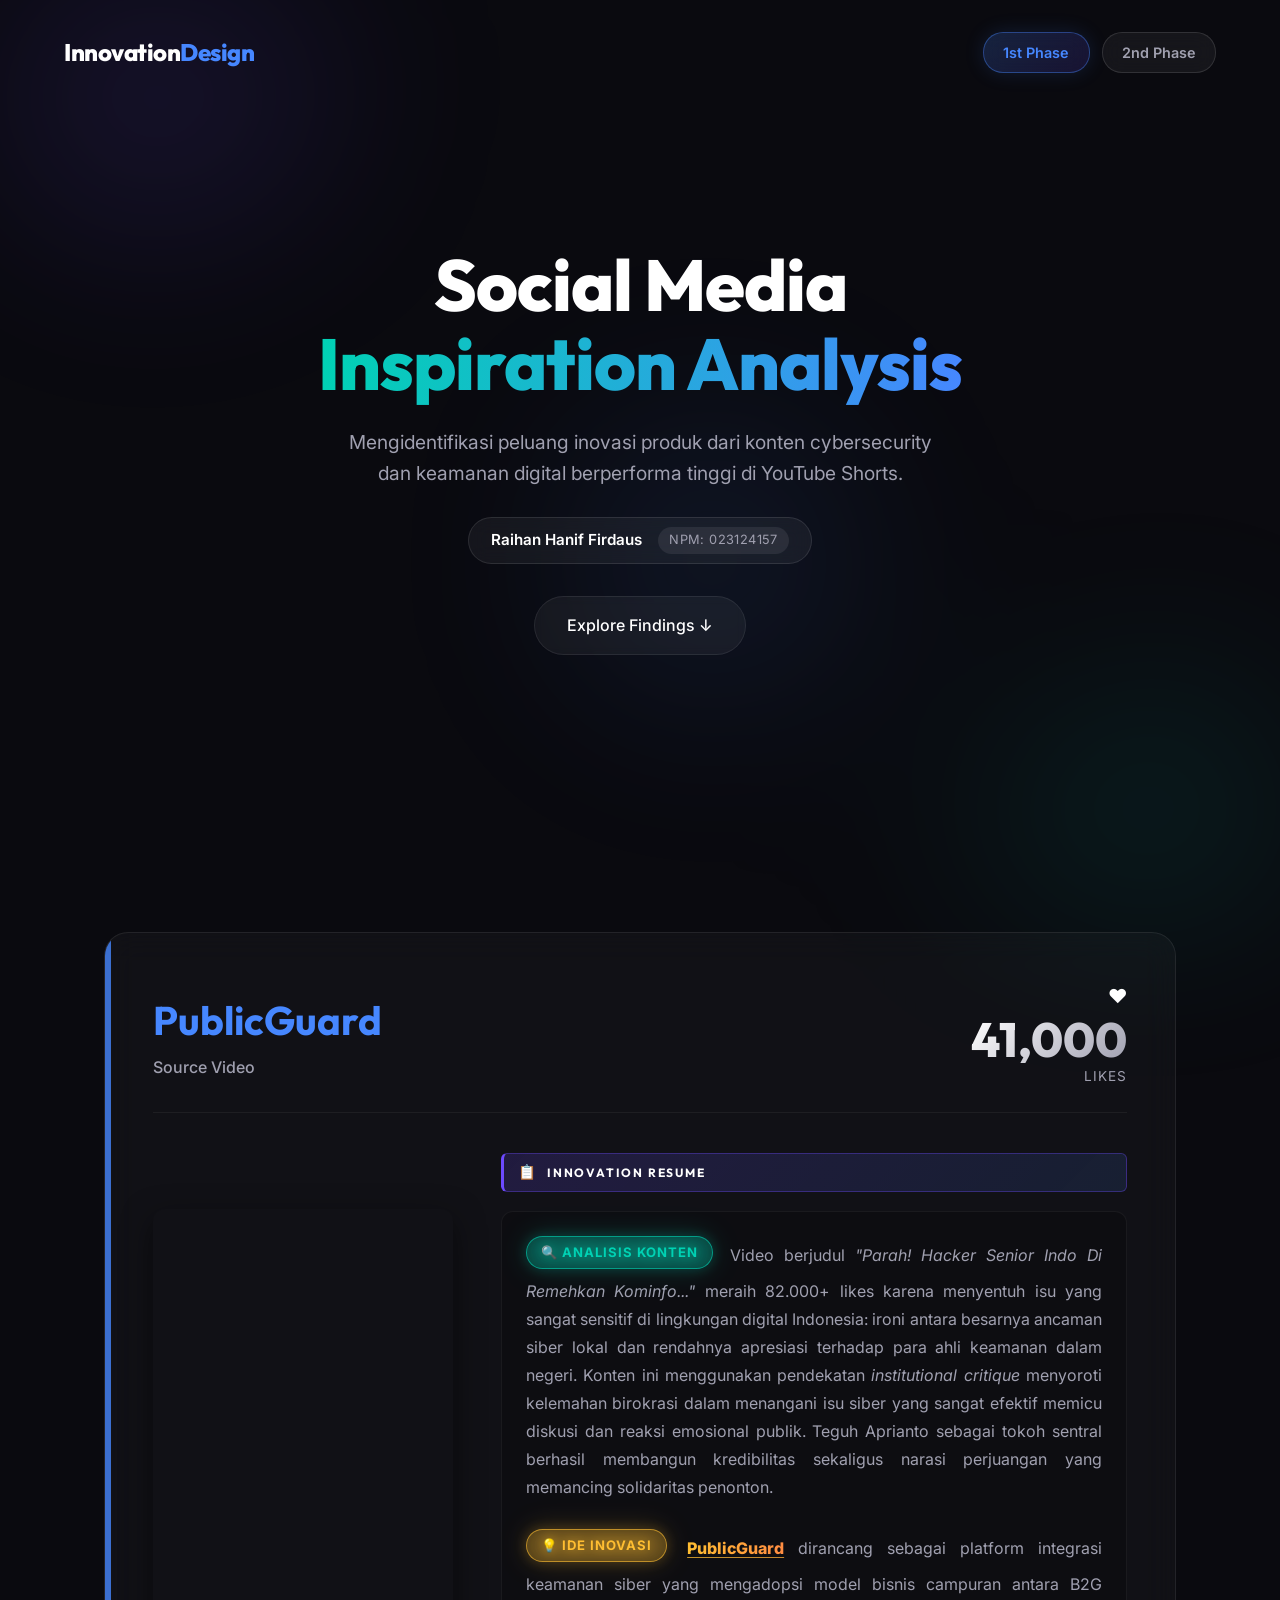
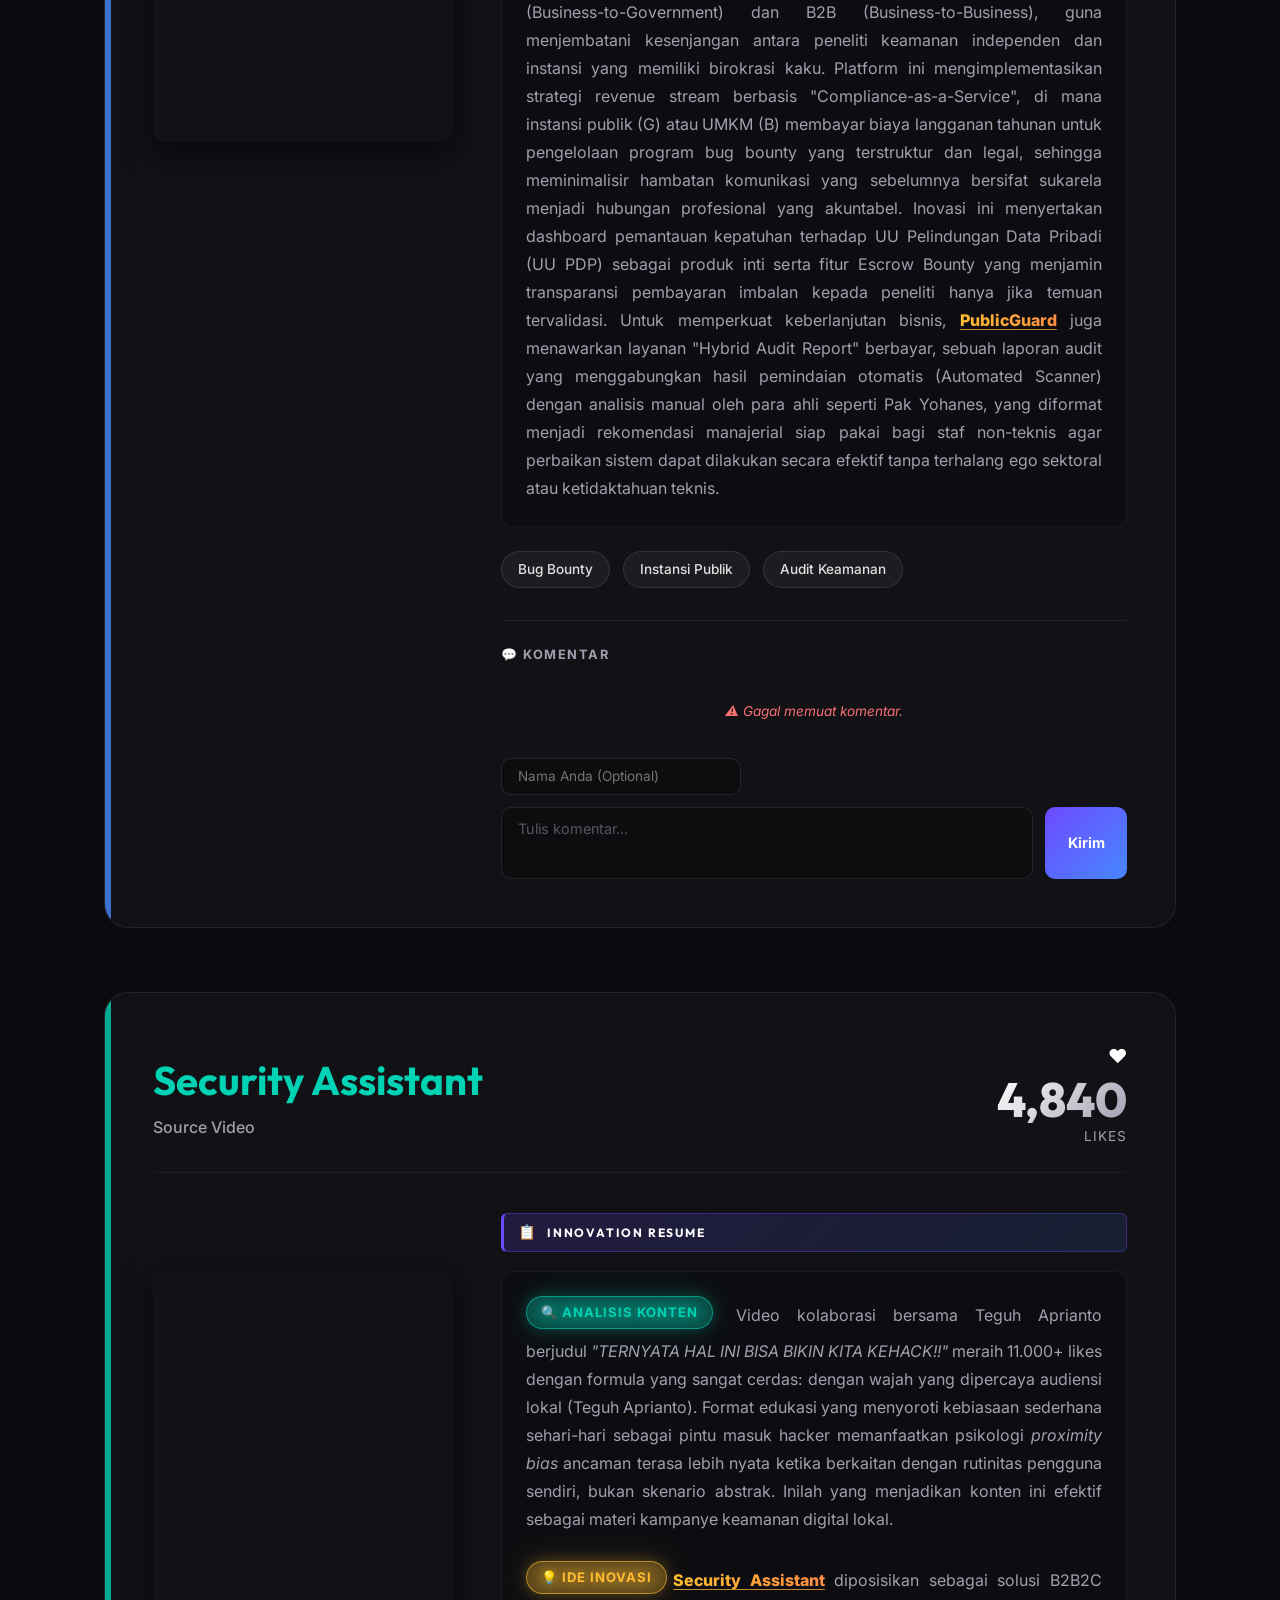
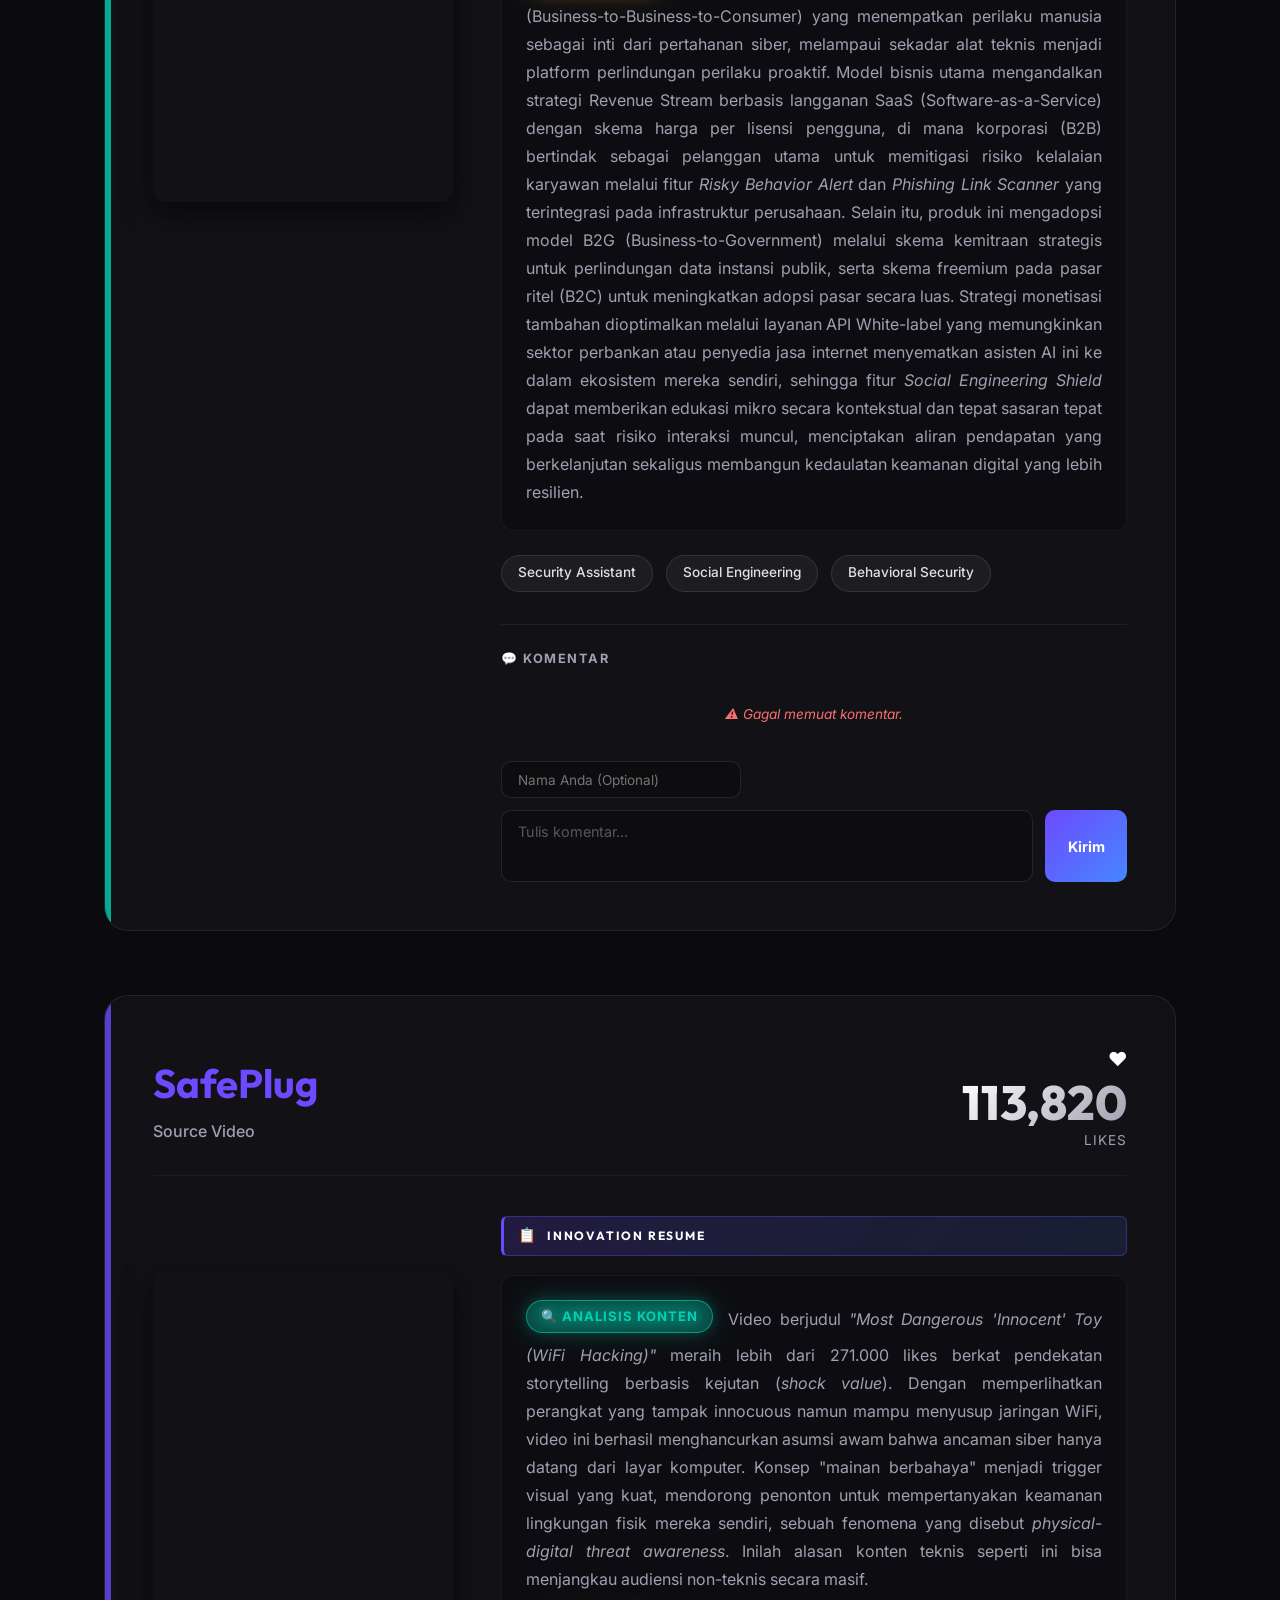
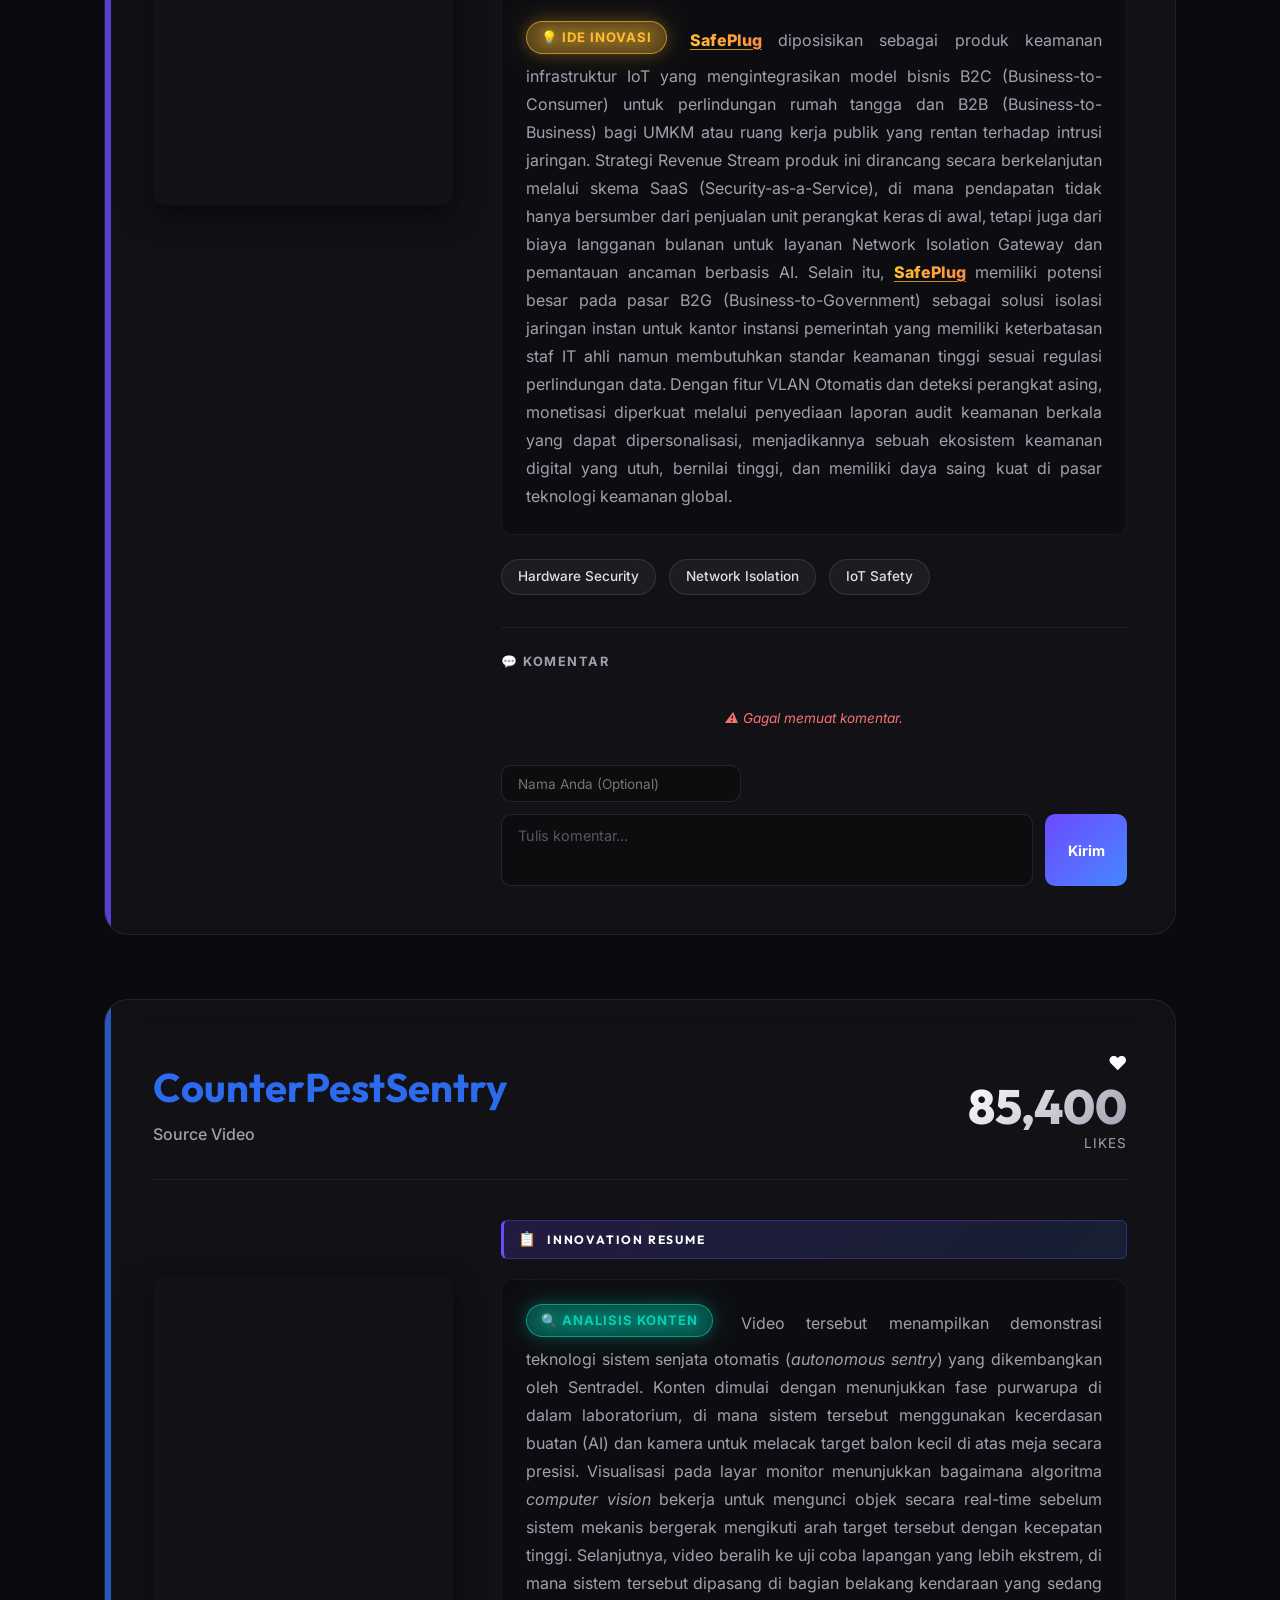
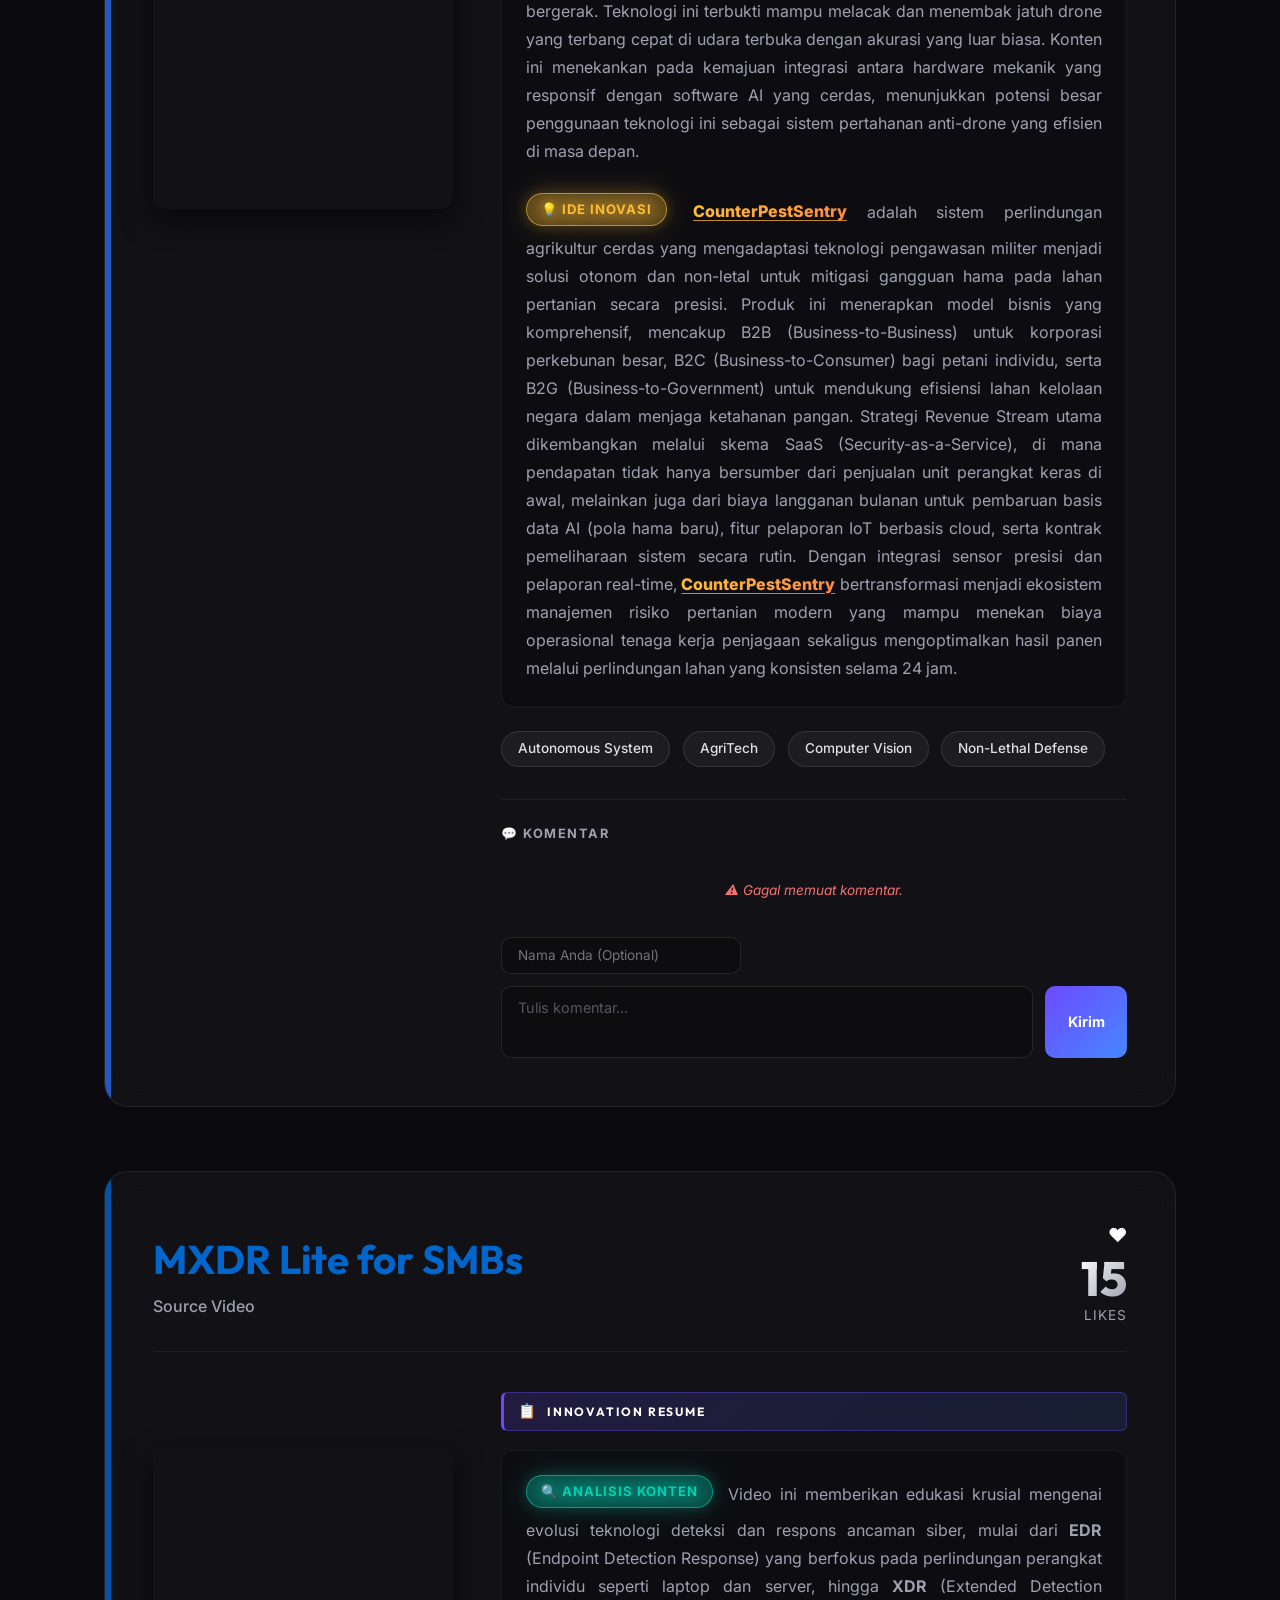
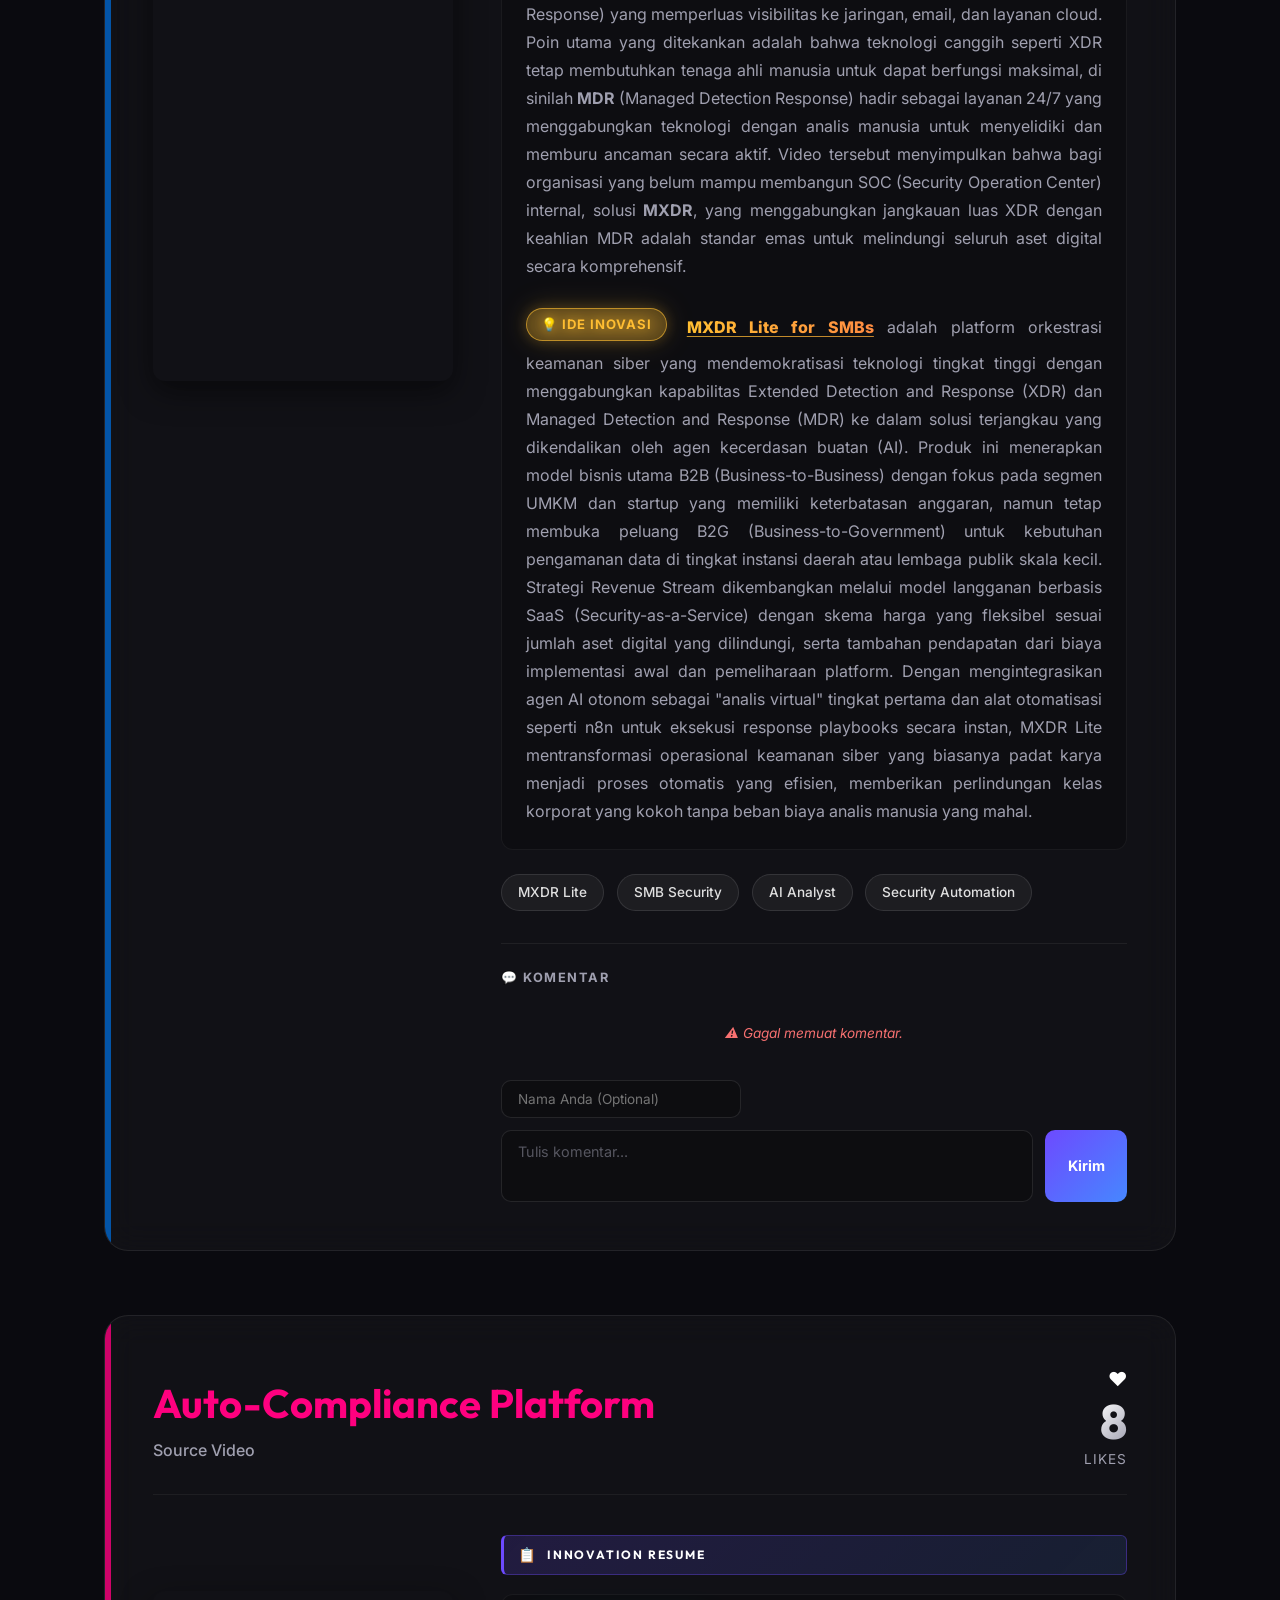
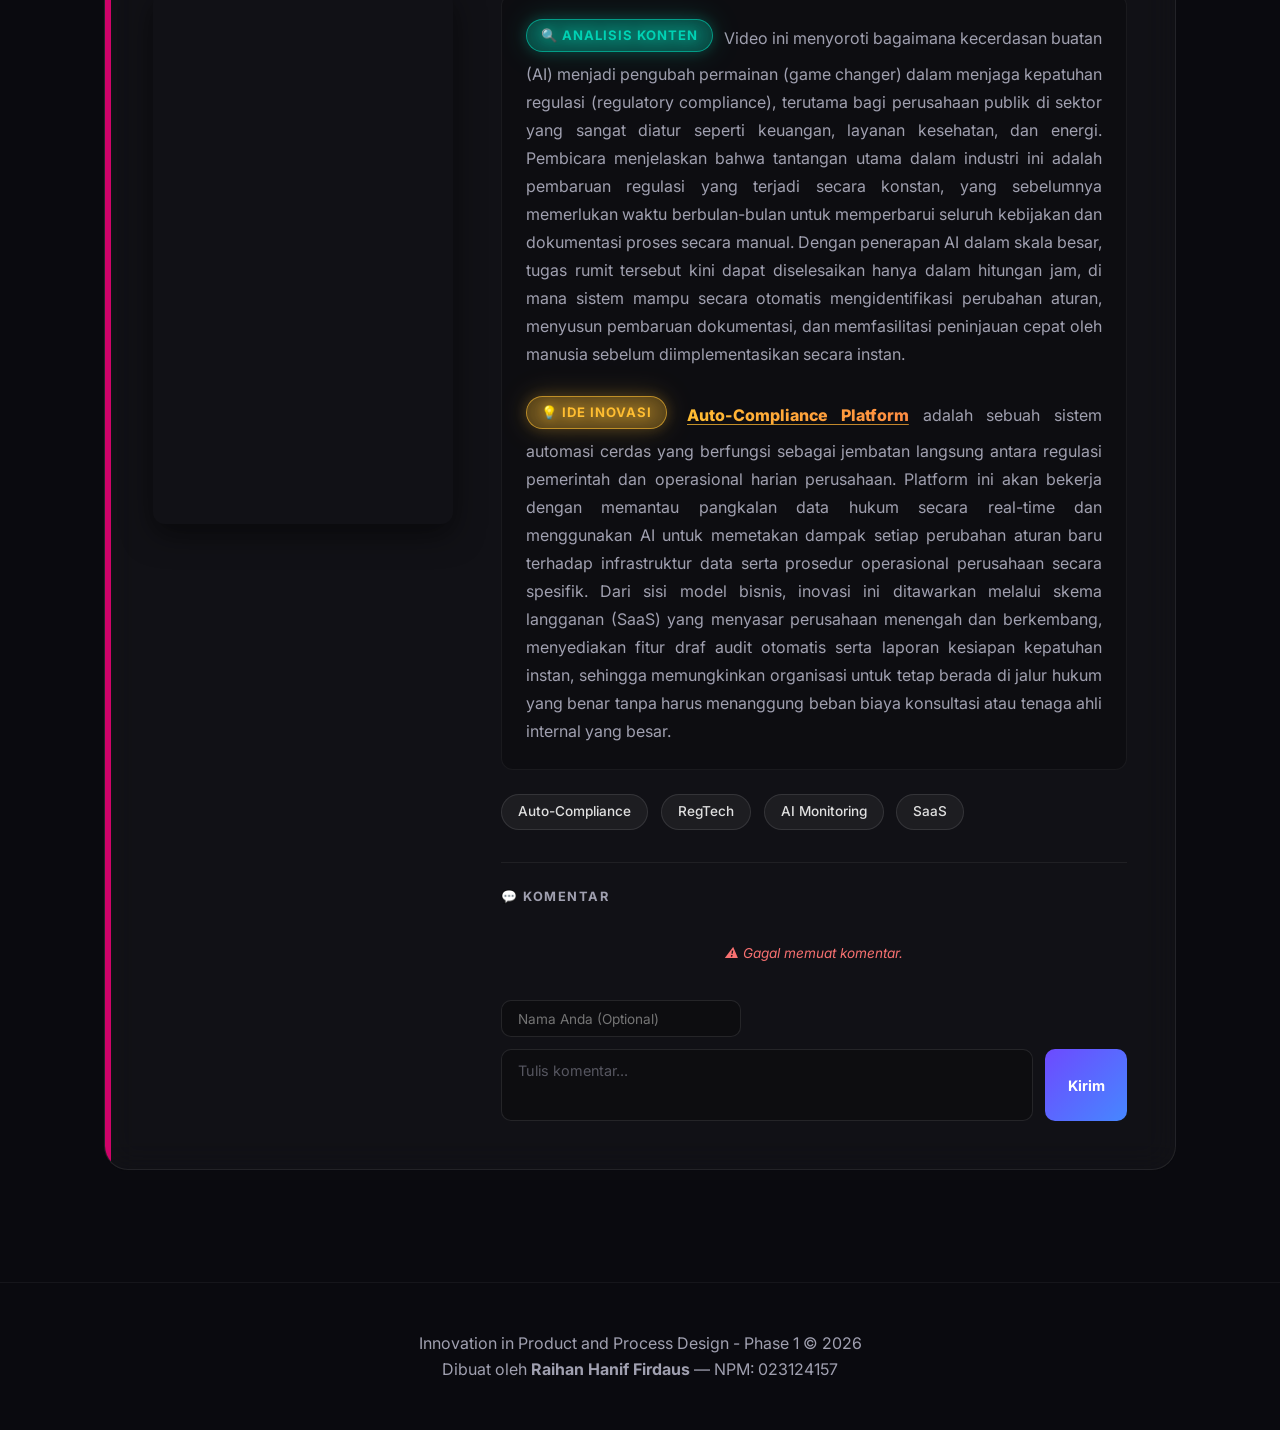
<file: index.html>
<!DOCTYPE html>
<html lang="en">

<head>
    <meta charset="UTF-8">
    <meta name="viewport" content="width=device-width, initial-scale=1.0">
    <title>Phase 1: Innovation in Product and Process Design</title>
    <link
        href="https://fonts.googleapis.com/css2?family=Outfit:wght@300;400;600;800&family=Inter:wght@400;500;700&display=swap"
        rel="stylesheet">
    <link rel="stylesheet" href="styles.css">
</head>

<body>

    <div class="background-orbs">
        <div class="orb orb-1"></div>
        <div class="orb orb-2"></div>
        <div class="orb orb-3"></div>
    </div>

    <nav class="navbar">
        <div class="logo">Innovation<span class="highlight">Design</span></div>
        <div class="nav-links">
            <div class="phase-badge active">1st Phase</div>
            <a href="./Phase_2/index.html" class="nav-link">2nd Phase</a>
        </div>
    </nav>

    <header class="hero">
        <h1 class="hero-title fade-hero delay-1">Social Media<br><span class="gradient-text">Inspiration Analysis</span>
        </h1>
        <p class="hero-subtitle fade-hero delay-2">Mengidentifikasi peluang inovasi produk dari konten cybersecurity dan
            keamanan digital
            berperforma tinggi di YouTube Shorts.</p>
        <div class="author-card fade-hero delay-3">
            <span class="author-name">Raihan Hanif Firdaus</span>
            <span class="author-npm">NPM: 023124157</span>
        </div>
        <a href="#inspirations" class="scroll-btn fade-hero delay-4">Explore Findings ↓</a>
    </header>

    <main id="inspirations" class="container">

        <!-- Card 1: Teguh Aprianto -->
        <section class="card nordvpn fade-in">
            <div class="card-content">
                <div class="brand-header">
                    <div class="brand-info">
                        <h2>PublicGuard</h2>
                        <a href="https://www.youtube.com/shorts/oF2YXNSQTHk" target="_blank"
                            class="ig-link">Source Video</a>
                    </div>
                    <div class="likes-badge">
                        <span class="icon">❤️</span>
                        <span class="count" data-target="82000">0</span>
                        <span class="label">Likes</span>
                    </div>
                </div>

                <div class="reel-container">
                    <div class="reel-embed">
                        <iframe src="https://www.youtube-nocookie.com/embed/oF2YXNSQTHk?rel=0"
                            title="Parah! Hacker Senior Indo Di Remehkan Kominfo" width="300" height="533"
                            frameborder="0"
                            allow="accelerometer; autoplay; clipboard-write; encrypted-media; gyroscope; picture-in-picture; web-share"
                            referrerpolicy="strict-origin-when-cross-origin" allowfullscreen
                            style="border-radius: 12px; box-shadow: 0 10px 30px rgba(0,0,0,0.5);"></iframe>
                    </div>
                    <div class="analysis">
                        <h3>Innovation Resume</h3>
                        <p class="editable"><span class="resume-label analisis-label">🔍 Analisis Konten</span> Video
                            berjudul <em>"Parah! Hacker Senior
                                Indo Di Remehkan Kominfo..."</em> meraih 82.000+ likes karena menyentuh isu yang sangat
                            sensitif di lingkungan digital Indonesia: ironi antara besarnya ancaman siber lokal dan
                            rendahnya apresiasi terhadap para ahli keamanan dalam negeri. Konten ini menggunakan
                            pendekatan <em>institutional critique</em> menyoroti kelemahan birokrasi dalam menangani
                            isu siber yang sangat efektif memicu diskusi dan reaksi emosional publik. Teguh Aprianto
                            sebagai tokoh sentral berhasil membangun kredibilitas sekaligus narasi perjuangan yang
                            memancing solidaritas penonton.<br><br><span class="resume-label inovasi-label">💡 Ide
                                Inovasi</span> <strong class="idea-title">PublicGuard</strong> dirancang sebagai
                            platform integrasi keamanan siber yang mengadopsi model bisnis campuran antara B2G
                            (Business-to-Government) dan B2B (Business-to-Business), guna menjembatani kesenjangan
                            antara peneliti keamanan independen dan instansi yang memiliki birokrasi kaku.
                            Platform ini mengimplementasikan strategi revenue stream berbasis
                            "Compliance-as-a-Service", di mana instansi publik (G) atau UMKM (B) membayar biaya
                            langganan tahunan untuk pengelolaan program bug bounty yang terstruktur dan legal, sehingga
                            meminimalisir hambatan komunikasi yang sebelumnya bersifat sukarela menjadi hubungan
                            profesional yang akuntabel. Inovasi ini menyertakan dashboard pemantauan kepatuhan
                            terhadap UU Pelindungan Data Pribadi (UU PDP) sebagai produk inti serta fitur Escrow Bounty
                            yang menjamin transparansi pembayaran imbalan kepada peneliti hanya jika temuan
                            tervalidasi. Untuk memperkuat keberlanjutan bisnis, <strong
                                class="idea-title">PublicGuard</strong> juga menawarkan layanan "Hybrid Audit Report"
                            berbayar, sebuah laporan audit yang menggabungkan hasil pemindaian otomatis (Automated
                            Scanner) dengan analisis manual oleh para ahli seperti Pak Yohanes, yang diformat
                            menjadi rekomendasi manajerial siap pakai bagi staf non-teknis agar perbaikan sistem dapat
                            dilakukan secara efektif tanpa terhalang ego sektoral atau ketidaktahuan teknis.
                        </p>

                        <div class="tags">
                            <span class="tag">Bug Bounty</span>
                            <span class="tag">Instansi Publik</span>
                            <span class="tag">Audit Keamanan</span>
                        </div>
                        <div class="comment-section" data-card-id="card-1">
                            <h4 class="comment-title">💬 Komentar</h4>
                            <ul class="comment-list"></ul>
                            <div class="comment-form">
                                <input type="text" class="comment-name" placeholder="Nama Anda (Optional)">
                                <div class="comment-row">
                                    <textarea class="comment-input" placeholder="Tulis komentar..."></textarea>
                                    <button class="comment-submit">Kirim</button>
                                </div>
                            </div>
                        </div>
                    </div>
                </div>
            </div>
        </section>

        <!-- Card 2: Risyad and Son -->
        <section class="card surfshark fade-in">
            <div class="card-content">
                <div class="brand-header">
                    <div class="brand-info">
                        <h2>Security Assistant</h2>
                        <a href="https://www.youtube.com/shorts/PuPCKQkL_60?embeds_referring_euri=http%3A%2F%2Flocalhost%3A8000%2F"
                            target="_blank" class="ig-link">Source Video</a>
                    </div>
                    <div class="likes-badge">
                        <span class="icon">❤️</span>
                        <span class="count" data-target="11000">0</span>
                        <span class="label">Likes</span>
                    </div>
                </div>

                <div class="reel-container">
                    <div class="reel-embed">
                        <iframe src="https://www.youtube-nocookie.com/embed/PuPCKQkL_60?rel=0"
                            title="TERNYATA HAL INI BISA BIKIN KITA KEHACK!! FT. TEGUH APRIANTO" width="300"
                            height="533" frameborder="0"
                            allow="accelerometer; autoplay; clipboard-write; encrypted-media; gyroscope; picture-in-picture; web-share"
                            referrerpolicy="strict-origin-when-cross-origin" allowfullscreen
                            style="border-radius: 12px; box-shadow: 0 10px 30px rgba(0,0,0,0.5);"></iframe>
                    </div>
                    <div class="analysis">
                        <h3>Innovation Resume</h3>
                        <p class="editable"><span class="resume-label analisis-label">🔍 Analisis Konten</span> Video
                            kolaborasi bersama Teguh
                            Aprianto berjudul <em>"TERNYATA HAL INI BISA BIKIN KITA KEHACK!!"</em> meraih 11.000+ likes
                            dengan formula yang sangat cerdas: dengan wajah yang dipercaya audiensi lokal (Teguh
                            Aprianto). Format edukasi yang menyoroti
                            kebiasaan sederhana sehari-hari sebagai pintu masuk hacker memanfaatkan psikologi
                            <em>proximity bias</em> ancaman terasa lebih nyata ketika berkaitan dengan rutinitas
                            pengguna sendiri, bukan skenario abstrak. Inilah yang menjadikan konten ini efektif sebagai
                            materi kampanye keamanan digital lokal.<br><br><span class="resume-label inovasi-label">💡
                                Ide Inovasi</span><strong class="idea-title">Security Assistant</strong> diposisikan
                            sebagai solusi B2B2C (Business-to-Business-to-Consumer) yang menempatkan perilaku manusia
                            sebagai inti dari pertahanan siber, melampaui sekadar alat teknis menjadi platform
                            perlindungan perilaku proaktif. Model bisnis utama mengandalkan strategi Revenue Stream
                            berbasis langganan SaaS (Software-as-a-Service) dengan skema harga per lisensi pengguna, di
                            mana korporasi (B2B) bertindak sebagai pelanggan utama untuk memitigasi risiko kelalaian
                            karyawan melalui fitur <em>Risky Behavior Alert</em> dan <em>Phishing Link Scanner</em> yang
                            terintegrasi pada infrastruktur perusahaan. Selain itu, produk ini mengadopsi model B2G
                            (Business-to-Government) melalui skema kemitraan strategis untuk perlindungan data instansi
                            publik, serta skema freemium pada pasar ritel (B2C) untuk meningkatkan adopsi pasar secara
                            luas. Strategi monetisasi tambahan dioptimalkan melalui layanan API White-label yang
                            memungkinkan sektor perbankan atau penyedia jasa internet menyematkan asisten AI ini ke
                            dalam ekosistem mereka sendiri, sehingga fitur <em>Social Engineering Shield</em> dapat
                            memberikan edukasi mikro secara kontekstual dan tepat sasaran tepat pada saat risiko
                            interaksi muncul, menciptakan aliran pendapatan yang berkelanjutan sekaligus membangun
                            kedaulatan keamanan digital yang lebih resilien.
                        </p>

                        <div class="tags">
                            <span class="tag">Security Assistant</span>
                            <span class="tag">Social Engineering</span>
                            <span class="tag">Behavioral Security</span>
                        </div>
                        <div class="comment-section" data-card-id="card-2">
                            <h4 class="comment-title">💬 Komentar</h4>
                            <ul class="comment-list"></ul>
                            <div class="comment-form">
                                <input type="text" class="comment-name" placeholder="Nama Anda (Optional)">
                                <div class="comment-row">
                                    <textarea class="comment-input" placeholder="Tulis komentar..."></textarea>
                                    <button class="comment-submit">Kirim</button>
                                </div>
                            </div>
                        </div>
                    </div>
                </div>
            </div>
        </section>

        <!-- Card 3: WiFi Hacking -->
        <section class="card proton fade-in">
            <div class="card-content">
                <div class="brand-header">
                    <div class="brand-info">
                        <h2>SafePlug</h2>
                        <a href="https://www.youtube.com/shorts/X44aqwgE_PE" target="_blank"
                            class="ig-link">Source Video</a>
                    </div>
                    <div class="likes-badge">
                        <span class="icon">❤️</span>
                        <span class="count" data-target="271000">0</span>
                        <span class="label">Likes</span>
                    </div>
                </div>

                <div class="reel-container">
                    <div class="reel-embed">
                        <iframe src="https://www.youtube-nocookie.com/embed/X44aqwgE_PE?rel=0"
                            title="Most Dangerous Innocent Toy WiFi Hacking" width="300" height="533" frameborder="0"
                            allow="accelerometer; autoplay; clipboard-write; encrypted-media; gyroscope; picture-in-picture; web-share"
                            referrerpolicy="strict-origin-when-cross-origin" allowfullscreen
                            style="border-radius: 12px; box-shadow: 0 10px 30px rgba(0,0,0,0.5);"></iframe>
                    </div>
                    <div class="analysis">
                        <h3>Innovation Resume</h3>
                        <p class="editable"><span class="resume-label analisis-label">🔍 Analisis Konten</span> Video
                            berjudul <em>"Most Dangerous
                                'Innocent' Toy (WiFi Hacking)"</em> meraih lebih dari 271.000 likes berkat pendekatan
                            storytelling berbasis kejutan (<em>shock value</em>). Dengan memperlihatkan perangkat yang
                            tampak innocuous namun mampu menyusup jaringan WiFi, video ini berhasil menghancurkan asumsi
                            awam bahwa ancaman siber hanya datang dari layar komputer. Konsep "mainan berbahaya" menjadi
                            trigger visual yang kuat, mendorong penonton untuk mempertanyakan keamanan lingkungan fisik
                            mereka sendiri, sebuah fenomena yang disebut <em>physical-digital threat awareness</em>.
                            Inilah alasan konten teknis seperti ini bisa menjangkau audiensi non-teknis secara
                            masif.<br><br><span class="resume-label inovasi-label">💡 Ide Inovasi</span> <strong
                                class="idea-title">SafePlug</strong> diposisikan sebagai produk keamanan infrastruktur
                            IoT yang mengintegrasikan model bisnis B2C (Business-to-Consumer) untuk perlindungan rumah
                            tangga dan B2B (Business-to-Business) bagi UMKM atau ruang kerja publik yang rentan terhadap
                            intrusi jaringan. Strategi Revenue Stream produk ini dirancang secara berkelanjutan melalui
                            skema SaaS (Security-as-a-Service), di mana pendapatan tidak hanya bersumber dari penjualan
                            unit perangkat keras di awal, tetapi juga dari biaya langganan bulanan untuk layanan Network
                            Isolation Gateway dan pemantauan ancaman berbasis AI. Selain itu, <strong
                                class="idea-title">SafePlug</strong> memiliki potensi besar pada pasar B2G
                            (Business-to-Government) sebagai solusi isolasi jaringan instan untuk kantor instansi
                            pemerintah yang memiliki keterbatasan staf IT ahli namun membutuhkan standar keamanan tinggi
                            sesuai regulasi perlindungan data. Dengan fitur VLAN Otomatis dan deteksi perangkat asing,
                            monetisasi diperkuat melalui penyediaan laporan audit keamanan berkala yang dapat
                            dipersonalisasi, menjadikannya sebuah ekosistem keamanan digital yang utuh, bernilai tinggi,
                            dan memiliki daya saing kuat di pasar teknologi keamanan global.
                        </p>

                        <div class="tags">
                            <span class="tag">Hardware Security</span>
                            <span class="tag">Network Isolation</span>
                            <span class="tag">IoT Safety</span>
                        </div>
                        <div class="comment-section" data-card-id="card-3">
                            <h4 class="comment-title">💬 Komentar</h4>
                            <ul class="comment-list"></ul>
                            <div class="comment-form">
                                <input type="text" class="comment-name" placeholder="Nama Anda (Optional)">
                                <div class="comment-row">
                                    <textarea class="comment-input" placeholder="Tulis komentar..."></textarea>
                                    <button class="comment-submit">Kirim</button>
                                </div>
                            </div>
                        </div>
                    </div>
                </div>
            </div>
        </section>

        <!-- Card 4: HILTSWALTAI -->
        <section class="card signal fade-in">
            <div class="card-content">
                <div class="brand-header">
                    <div class="brand-info">
                        <h2>CounterPestSentry</h2>
                        <a href="https://www.youtube.com/shorts/VEd-xar-avg" target="_blank"
                            class="ig-link">Source Video</a>
                    </div>
                    <div class="likes-badge">
                        <span class="icon">❤️</span>
                        <span class="count" data-target="244000">0</span>
                        <span class="label">Likes</span>
                    </div>
                </div>

                <div class="reel-container">
                    <div class="reel-embed">
                        <iframe src="https://www.youtube-nocookie.com/embed/VEd-xar-avg?rel=0"
                            title="Autonomous Sentry System - HILTSWALTAI" width="300" height="533" frameborder="0"
                            allow="accelerometer; autoplay; clipboard-write; encrypted-media; gyroscope; picture-in-picture; web-share"
                            referrerpolicy="strict-origin-when-cross-origin" allowfullscreen
                            style="border-radius: 12px; box-shadow: 0 10px 30px rgba(0,0,0,0.5);"></iframe>
                    </div>
                    <div class="analysis">
                        <h3>Innovation Resume</h3>
                        <p class="editable"><span class="resume-label analisis-label">🔍 Analisis Konten</span> Video
                            tersebut menampilkan demonstrasi
                            teknologi sistem senjata otomatis (<em>autonomous sentry</em>) yang dikembangkan oleh
                            Sentradel. Konten dimulai dengan menunjukkan fase purwarupa di dalam laboratorium, di mana
                            sistem tersebut menggunakan kecerdasan buatan (AI) dan kamera untuk melacak target balon
                            kecil di atas meja secara presisi. Visualisasi pada layar monitor menunjukkan bagaimana
                            algoritma <em>computer vision</em> bekerja untuk mengunci objek secara real-time sebelum
                            sistem mekanis bergerak mengikuti arah target tersebut dengan kecepatan tinggi. Selanjutnya,
                            video beralih ke uji coba lapangan yang lebih ekstrem, di mana sistem tersebut dipasang di
                            bagian belakang kendaraan yang sedang bergerak. Teknologi ini terbukti mampu melacak dan
                            menembak jatuh drone yang terbang cepat di udara terbuka dengan akurasi yang luar biasa.
                            Konten ini menekankan pada kemajuan integrasi antara hardware mekanik yang responsif dengan
                            software AI yang cerdas, menunjukkan potensi besar penggunaan teknologi ini sebagai sistem
                            pertahanan anti-drone yang efisien di masa depan.<br><br><span
                                class="resume-label inovasi-label">💡 Ide Inovasi</span> <strong
                                class="idea-title">CounterPestSentry</strong> adalah sistem perlindungan agrikultur
                            cerdas yang mengadaptasi teknologi pengawasan militer menjadi solusi otonom dan non-letal
                            untuk mitigasi gangguan hama pada lahan pertanian secara presisi. Produk ini menerapkan
                            model bisnis yang komprehensif, mencakup B2B (Business-to-Business) untuk korporasi
                            perkebunan besar, B2C (Business-to-Consumer) bagi petani individu, serta B2G
                            (Business-to-Government) untuk mendukung efisiensi lahan kelolaan negara dalam menjaga
                            ketahanan pangan. Strategi Revenue Stream utama dikembangkan melalui skema SaaS
                            (Security-as-a-Service), di mana pendapatan tidak hanya bersumber dari penjualan unit
                            perangkat keras di awal, melainkan juga dari biaya langganan bulanan untuk pembaruan basis
                            data AI (pola hama baru), fitur pelaporan IoT berbasis cloud, serta kontrak pemeliharaan
                            sistem secara rutin. Dengan integrasi sensor presisi dan pelaporan real-time, <strong
                                class="idea-title">CounterPestSentry</strong> bertransformasi menjadi ekosistem
                            manajemen risiko pertanian modern yang mampu menekan biaya operasional tenaga kerja
                            penjagaan sekaligus mengoptimalkan hasil panen melalui perlindungan lahan yang konsisten
                            selama 24 jam.</p>

                        <div class="tags">
                            <span class="tag">Autonomous System</span>
                            <span class="tag">AgriTech</span>
                            <span class="tag">Computer Vision</span>
                            <span class="tag">Non-Lethal Defense</span>
                        </div>
                        <div class="comment-section" data-card-id="card-4">
                            <h4 class="comment-title">💬 Komentar</h4>
                            <ul class="comment-list"></ul>
                            <div class="comment-form">
                                <input type="text" class="comment-name" placeholder="Nama Anda (Optional)">
                                <div class="comment-row">
                                    <textarea class="comment-input" placeholder="Tulis komentar..."></textarea>
                                    <button class="comment-submit">Kirim</button>
                                </div>
                            </div>
                        </div>
                    </div>
                </div>
            </div>
        </section>

        <!-- Card 5: K.O. Orias -->
        <section class="card malwarebytes fade-in">
            <div class="card-content">
                <div class="brand-header">
                    <div class="brand-info">
                        <h2>MXDR Lite for SMBs</h2>
                        <a href="https://www.youtube.com/shorts/KFidtHEPWd4" target="_blank"
                            class="ig-link">Source Video</a>
                    </div>
                    <div class="likes-badge">
                        <span class="icon">❤️</span>
                        <span class="count" data-target="53">0</span>
                        <span class="label">Likes</span>
                    </div>
                </div>

                <div class="reel-container">
                    <div class="reel-embed">
                        <iframe src="https://www.youtube-nocookie.com/embed/KFidtHEPWd4?rel=0"
                            title="EDR vs XDR vs MDR vs MXDR - K.O. Orias" width="300" height="533" frameborder="0"
                            allow="accelerometer; autoplay; clipboard-write; encrypted-media; gyroscope; picture-in-picture; web-share"
                            referrerpolicy="strict-origin-when-cross-origin" allowfullscreen
                            style="border-radius: 12px; box-shadow: 0 10px 30px rgba(0,0,0,0.5);"></iframe>
                    </div>
                    <div class="analysis">
                        <h3>Innovation Resume</h3>
                        <p class="editable"><span class="resume-label analisis-label">🔍 Analisis Konten</span> Video
                            ini memberikan edukasi krusial mengenai evolusi teknologi deteksi dan respons ancaman siber,
                            mulai dari <strong>EDR</strong> (Endpoint Detection Response) yang berfokus pada
                            perlindungan perangkat individu seperti laptop dan server, hingga <strong>XDR</strong>
                            (Extended Detection Response) yang memperluas visibilitas ke jaringan, email, dan layanan
                            cloud. Poin utama yang ditekankan adalah bahwa teknologi canggih seperti XDR tetap
                            membutuhkan tenaga ahli manusia untuk dapat berfungsi maksimal, di sinilah
                            <strong>MDR</strong> (Managed Detection Response) hadir sebagai layanan 24/7 yang
                            menggabungkan teknologi dengan analis manusia untuk menyelidiki dan memburu ancaman secara
                            aktif. Video tersebut menyimpulkan bahwa bagi organisasi yang belum mampu membangun SOC
                            (Security Operation Center) internal, solusi <strong>MXDR</strong>, yang menggabungkan
                            jangkauan luas XDR dengan keahlian MDR adalah standar emas untuk melindungi seluruh aset
                            digital secara komprehensif.<br><br><span class="resume-label inovasi-label">💡 Ide
                                Inovasi</span> <strong class="idea-title">MXDR Lite for SMBs</strong> adalah platform
                            orkestrasi keamanan siber yang mendemokratisasi teknologi tingkat tinggi dengan
                            menggabungkan kapabilitas Extended Detection and Response (XDR) dan Managed Detection and
                            Response (MDR) ke dalam solusi terjangkau yang dikendalikan oleh agen kecerdasan buatan
                            (AI). Produk ini menerapkan model bisnis utama B2B (Business-to-Business) dengan fokus pada
                            segmen UMKM dan startup yang memiliki keterbatasan anggaran, namun tetap membuka peluang B2G
                            (Business-to-Government) untuk kebutuhan pengamanan data di tingkat instansi daerah atau
                            lembaga publik skala kecil. Strategi Revenue Stream dikembangkan melalui model langganan
                            berbasis SaaS (Security-as-a-Service) dengan skema harga yang fleksibel sesuai jumlah aset
                            digital yang dilindungi, serta tambahan pendapatan dari biaya implementasi awal dan
                            pemeliharaan platform. Dengan mengintegrasikan agen AI otonom sebagai "analis virtual"
                            tingkat pertama dan alat otomatisasi seperti n8n untuk eksekusi response playbooks secara
                            instan, MXDR Lite mentransformasi operasional keamanan siber yang biasanya padat karya
                            menjadi proses otomatis yang efisien, memberikan perlindungan kelas korporat yang kokoh
                            tanpa beban biaya analis manusia yang mahal.
                        </p>

                        <div class="tags">
                            <span class="tag">MXDR Lite</span>
                            <span class="tag">SMB Security</span>
                            <span class="tag">AI Analyst</span>
                            <span class="tag">Security Automation</span>
                        </div>
                        <div class="comment-section" data-card-id="card-5">
                            <h4 class="comment-title">💬 Komentar</h4>
                            <ul class="comment-list"></ul>
                            <div class="comment-form">
                                <input type="text" class="comment-name" placeholder="Nama Anda (Optional)">
                                <div class="comment-row">
                                    <textarea class="comment-input" placeholder="Tulis komentar..."></textarea>
                                    <button class="comment-submit">Kirim</button>
                                </div>
                            </div>
                        </div>
                    </div>
                </div>
            </div>
        </section>

        <!-- Card 6: Auto-Compliance AI -->
        <section class="card auto-compliance fade-in">
            <div class="card-content">
                <div class="brand-header">
                    <div class="brand-info">
                        <h2>Auto-Compliance Platform</h2>
                        <a href="https://www.youtube.com/shorts/S8QvYOrqQng" target="_blank" class="ig-link">Source
                            Video</a>
                    </div>
                    <div class="likes-badge">
                        <span class="icon">❤️</span>
                        <span class="count" data-target="34">0</span>
                        <span class="label">Likes</span>
                    </div>
                </div>

                <div class="reel-container">
                    <div class="reel-embed">
                        <iframe src="https://www.youtube-nocookie.com/embed/S8QvYOrqQng?rel=0"
                            title="AI Game Changer in Regulatory Compliance" width="300" height="533" frameborder="0"
                            allow="accelerometer; autoplay; clipboard-write; encrypted-media; gyroscope; picture-in-picture; web-share"
                            referrerpolicy="strict-origin-when-cross-origin" allowfullscreen
                            style="border-radius: 12px; box-shadow: 0 10px 30px rgba(0,0,0,0.5);"></iframe>
                    </div>
                    <div class="analysis">
                        <h3>Innovation Resume</h3>
                        <p class="editable"><span class="resume-label analisis-label">🔍 Analisis Konten</span> Video
                            ini menyoroti bagaimana kecerdasan buatan (AI) menjadi pengubah permainan (game changer)
                            dalam menjaga kepatuhan regulasi (regulatory compliance), terutama bagi perusahaan publik di
                            sektor yang sangat diatur seperti keuangan, layanan kesehatan, dan energi. Pembicara
                            menjelaskan bahwa tantangan utama dalam industri ini adalah pembaruan regulasi yang terjadi
                            secara konstan, yang sebelumnya memerlukan waktu berbulan-bulan untuk memperbarui seluruh
                            kebijakan dan dokumentasi proses secara manual. Dengan penerapan AI dalam skala besar, tugas
                            rumit tersebut kini dapat diselesaikan hanya dalam hitungan jam, di mana sistem mampu secara
                            otomatis mengidentifikasi perubahan aturan, menyusun pembaruan dokumentasi, dan
                            memfasilitasi peninjauan cepat oleh manusia sebelum diimplementasikan secara
                            instan.<br><br><span class="resume-label inovasi-label">💡 Ide Inovasi</span> <strong
                                class="idea-title">Auto-Compliance Platform</strong> adalah sebuah sistem automasi
                            cerdas yang berfungsi sebagai jembatan langsung antara regulasi pemerintah dan operasional
                            harian perusahaan. Platform ini akan bekerja dengan memantau pangkalan data hukum secara
                            real-time dan menggunakan AI untuk memetakan dampak setiap perubahan aturan baru terhadap
                            infrastruktur data serta prosedur operasional perusahaan secara spesifik. Dari sisi model
                            bisnis, inovasi ini ditawarkan melalui skema langganan (SaaS) yang menyasar perusahaan
                            menengah dan berkembang, menyediakan fitur draf audit otomatis serta laporan kesiapan
                            kepatuhan instan, sehingga memungkinkan organisasi untuk tetap berada di jalur hukum yang
                            benar tanpa harus menanggung beban biaya konsultasi atau tenaga ahli internal yang besar.
                        </p>

                        <div class="tags">
                            <span class="tag">Auto-Compliance</span>
                            <span class="tag">RegTech</span>
                            <span class="tag">AI Monitoring</span>
                            <span class="tag">SaaS</span>
                        </div>
                        <div class="comment-section" data-card-id="card-6">
                            <h4 class="comment-title">💬 Komentar</h4>
                            <ul class="comment-list"></ul>
                            <div class="comment-form">
                                <input type="text" class="comment-name" placeholder="Nama Anda (Optional)">
                                <div class="comment-row">
                                    <textarea class="comment-input" placeholder="Tulis komentar..."></textarea>
                                    <button class="comment-submit">Kirim</button>
                                </div>
                            </div>
                        </div>
                    </div>
                </div>
            </div>
        </section>

    </main>

    <footer>
        <p>Innovation in Product and Process Design - Phase 1 &copy; 2026</p>
        <p class="author">Dibuat oleh <strong>Raihan Hanif Firdaus</strong> &mdash; NPM: 023124157</p>
    </footer>

    <script src="script.js"></script>
    <script>
        // Intersection Observer for fade-in animations
        (function () {
            const io = new IntersectionObserver((entries) => {
                entries.forEach(e => {
                    if (e.isIntersecting) {
                        e.target.classList.add('visible');
                        io.unobserve(e.target);
                    }
                });
            }, { threshold: 0.12 });

            // Hero elements trigger immediately on load
            document.querySelectorAll('.fade-hero').forEach((el, i) => {
                setTimeout(() => el.classList.add('visible'), 200 + i * 120);
            });

            // Cards observed on scroll
            document.querySelectorAll('.fade-in').forEach(el => io.observe(el));
        })();
    </script>
</body>

</html>
</file>
<file: styles.css>
:root {
    --bg-dark: #0a0a0f;
    --card-bg: rgba(255, 255, 255, 0.03);
    --card-border: rgba(255, 255, 255, 0.08);
    --text-primary: #ffffff;
    --text-secondary: #a0a0b0;

    /* Brand Colors */
    --nordvpn: #4687ff;
    --surfshark: #00d2b4;
    --proton: #6d4aff;
    --signal: #2c6bed;
    --malwarebytes: #0066cc;
    --auto-compliance: #ff007f;
}

* {
    margin: 0;
    padding: 0;
    box-sizing: border-box;
}

body {
    font-family: 'Inter', sans-serif;
    background-color: var(--bg-dark);
    color: var(--text-primary);
    overflow-x: hidden;
    line-height: 1.6;
}

h1,
h2,
h3,
.logo,
.count {
    font-family: 'Outfit', sans-serif;
}

/* Animated Background Orbs */
.background-orbs {
    position: fixed;
    top: 0;
    left: 0;
    width: 100vw;
    height: 100vh;
    z-index: -1;
    overflow: hidden;
    filter: blur(100px);
    opacity: 0.6;
}

.orb {
    position: absolute;
    border-radius: 50%;
    animation: float 20s infinite ease-in-out alternate;
}

.orb-1 {
    width: 500px;
    height: 500px;
    background: radial-gradient(circle, rgba(109, 74, 255, 0.4) 0%, rgba(10, 10, 15, 0) 70%);
    top: -200px;
    left: -100px;
    animation-delay: 0s;
}

.orb-2 {
    width: 600px;
    height: 600px;
    background: radial-gradient(circle, rgba(0, 210, 180, 0.3) 0%, rgba(10, 10, 15, 0) 70%);
    bottom: -300px;
    right: -200px;
    animation-delay: -5s;
}

.orb-3 {
    width: 400px;
    height: 400px;
    background: radial-gradient(circle, rgba(70, 135, 255, 0.3) 0%, rgba(10, 10, 15, 0) 70%);
    top: 40%;
    left: 40%;
    animation-delay: -10s;
}

@keyframes float {
    0% {
        transform: translate(0, 0) scale(1);
    }

    100% {
        transform: translate(50px, 100px) scale(1.2);
    }
}

/* Navbar */
.navbar {
    display: flex;
    justify-content: space-between;
    align-items: center;
    padding: 2rem 5%;
    position: absolute;
    width: 100%;
    top: 0;
    z-index: 10;
}

.logo {
    font-size: 1.5rem;
    font-weight: 800;
    letter-spacing: -0.5px;
}

.highlight {
    color: var(--nordvpn);
}

.nav-links {
    display: flex;
    align-items: center;
    gap: 0.75rem;
}

.nav-link {
    color: var(--text-secondary);
    text-decoration: none;
    font-size: 0.9rem;
    font-weight: 600;
    padding: 0.5rem 1.2rem;
    border-radius: 20px;
    border: 1px solid rgba(255, 255, 255, 0.12);
    background: rgba(255, 255, 255, 0.05);
    backdrop-filter: blur(10px);
    transition: all 0.25s ease;
}

.nav-link:hover {
    color: var(--text-primary);
    background: rgba(255, 255, 255, 0.1);
    border-color: rgba(255, 255, 255, 0.25);
}

.phase-badge {
    background: rgba(255, 255, 255, 0.1);
    backdrop-filter: blur(10px);
    padding: 0.5rem 1.2rem;
    border-radius: 20px;
    font-size: 0.9rem;
    font-weight: 600;
    border: 1px solid rgba(255, 255, 255, 0.2);
    box-shadow: 0 4px 15px rgba(0, 0, 0, 0.2);
}

.phase-badge.active {
    background: linear-gradient(135deg, rgba(70, 135, 255, 0.2), rgba(109, 74, 255, 0.15));
    border-color: rgba(70, 135, 255, 0.4);
    color: var(--nordvpn);
    box-shadow: 0 0 20px rgba(70, 135, 255, 0.15);
}

/* Hero Section */
.hero {
    min-height: 100vh;
    display: flex;
    flex-direction: column;
    justify-content: center;
    align-items: center;
    text-align: center;
    padding: 0 5%;
    position: relative;
}

.hero-title {
    font-size: 4.5rem;
    font-weight: 800;
    line-height: 1.1;
    margin-bottom: 1.5rem;
    letter-spacing: -1px;
}

.gradient-text {
    background: linear-gradient(90deg, #00d2b4, #4687ff, #6d4aff);
    -webkit-background-clip: text;
    -webkit-text-fill-color: transparent;
    background-clip: text;
    background-size: 200% auto;
    animation: shine 5s linear infinite;
}

@keyframes shine {
    to {
        background-position: 200% center;
    }
}

.hero-subtitle {
    font-size: 1.2rem;
    color: var(--text-secondary);
    max-width: 600px;
    margin-bottom: 1.8rem;
}

.author-card {
    display: inline-flex;
    align-items: center;
    gap: 1rem;
    background: rgba(255, 255, 255, 0.05);
    border: 1px solid rgba(255, 255, 255, 0.1);
    backdrop-filter: blur(10px);
    border-radius: 50px;
    padding: 0.55rem 1.4rem;
    margin-bottom: 2rem;
}

.author-name {
    font-size: 0.95rem;
    font-weight: 600;
    color: var(--text-primary);
}

.author-npm {
    font-size: 0.8rem;
    color: var(--text-secondary);
    background: rgba(255, 255, 255, 0.08);
    padding: 0.2rem 0.7rem;
    border-radius: 20px;
    letter-spacing: 0.03em;
}

.scroll-btn {
    display: inline-block;
    color: var(--text-primary);
    text-decoration: none;
    font-size: 1rem;
    font-weight: 500;
    padding: 1rem 2rem;
    border-radius: 30px;
    background: rgba(255, 255, 255, 0.05);
    border: 1px solid var(--card-border);
    backdrop-filter: blur(5px);
    transition: all 0.3s ease;
}

.scroll-btn:hover {
    background: rgba(255, 255, 255, 0.1);
    transform: translateY(-3px);
    box-shadow: 0 10px 20px rgba(0, 0, 0, 0.3);
}

/* Cards Container */
.container {
    padding: 2rem 5% 5rem;
    display: flex;
    flex-direction: column;
    gap: 4rem;
    max-width: 1200px;
    margin: 0 auto;
}

/* Individual Card */
.card {
    background: var(--card-bg);
    border: 1px solid var(--card-border);
    border-radius: 24px;
    padding: 3rem;
    backdrop-filter: blur(16px);
    -webkit-backdrop-filter: blur(16px);
    transition: transform 0.4s cubic-bezier(0.175, 0.885, 0.32, 1.275), box-shadow 0.4s ease;
    position: relative;
    overflow: hidden;
    display: flex;
    flex-direction: column;
}

.card-content {
    display: flex;
    flex-direction: column;
    flex: 1;
}

.card::before {
    content: '';
    position: absolute;
    top: 0;
    left: 0;
    width: 6px;
    height: 100%;
    border-radius: 24px 0 0 24px;
    opacity: 0.8;
}

.nordvpn::before {
    background: var(--nordvpn);
}

.surfshark::before {
    background: var(--surfshark);
}

.proton::before {
    background: var(--proton);
}

.signal::before {
    background: var(--signal);
}

.malwarebytes::before {
    background: var(--malwarebytes);
}

.auto-compliance::before {
    background: var(--auto-compliance);
}

.card:hover {
    transform: translateY(-10px);
    box-shadow: 0 20px 40px rgba(0, 0, 0, 0.4);
    border-color: rgba(255, 255, 255, 0.15);
}

.brand-header {
    display: flex;
    justify-content: space-between;
    align-items: center;
    margin-bottom: 2.5rem;
    padding-bottom: 1.5rem;
    border-bottom: 1px solid rgba(255, 255, 255, 0.05);
}

.brand-info h2 {
    font-size: 2.5rem;
    margin-bottom: 0.2rem;
}

.nordvpn .brand-info h2 {
    color: var(--nordvpn);
}

.surfshark .brand-info h2 {
    color: var(--surfshark);
}

.proton .brand-info h2 {
    color: var(--proton);
}

.signal .brand-info h2 {
    color: var(--signal);
}

.malwarebytes .brand-info h2 {
    color: var(--malwarebytes);
}

.auto-compliance .brand-info h2 {
    color: var(--auto-compliance);
}

.ig-link {
    color: var(--text-secondary);
    text-decoration: none;
    font-weight: 500;
    transition: color 0.2s;
}

.ig-link:hover {
    color: var(--text-primary);
}

.likes-badge {
    text-align: right;
    display: flex;
    flex-direction: column;
    align-items: flex-end;
}

.likes-badge .count {
    font-size: 3rem;
    font-weight: 800;
    line-height: 1;
    background: linear-gradient(135deg, #fff, #a0a0b0);
    -webkit-background-clip: text;
    background-clip: text;
    -webkit-text-fill-color: transparent;
}

.likes-badge .label {
    font-size: 0.85rem;
    color: var(--text-secondary);
    text-transform: uppercase;
    letter-spacing: 1px;
    margin-top: 0.2rem;
}

.icon {
    font-size: 1.2rem;
    margin-bottom: 0.2rem;
    animation: heartbeat 1.5s infinite;
}

@keyframes heartbeat {
    0% {
        transform: scale(1);
    }

    15% {
        transform: scale(1.2);
    }

    30% {
        transform: scale(1);
    }

    45% {
        transform: scale(1.2);
    }

    60% {
        transform: scale(1);
    }
}

.reel-container {
    display: grid;
    grid-template-columns: 300px 1fr;
    gap: 3rem;
    align-items: start;
    flex: 1;
}

.reel-embed {
    position: sticky;
    top: 2rem;
    padding-top: 3.5rem;
    align-self: start;
}

.analysis {
    align-self: stretch;
    display: flex;
    flex-direction: column;
    height: 100%;
}

/* Mockup Layout */
.reel-mockup {
    width: 300px;
    height: 533px;
    /* 9:16 aspect ratio roughly */
    border-radius: 20px;
    background: #1a1a24;
    border: 8px solid #2a2a35;
    position: relative;
    overflow: hidden;
    box-shadow: 0 10px 30px rgba(0, 0, 0, 0.5);
}

.reel-placeholder {
    width: 100%;
    height: 100%;
    display: flex;
    flex-direction: column;
    justify-content: center;
    align-items: center;
    background: linear-gradient(45deg, rgba(255, 255, 255, 0.02) 25%, transparent 25%, transparent 50%, rgba(255, 255, 255, 0.02) 50%, rgba(255, 255, 255, 0.02) 75%, transparent 75%, transparent);
    background-size: 20px 20px;
    border: 2px dashed rgba(255, 255, 255, 0.1);
    border-radius: 12px;
    color: var(--text-secondary);
    cursor: pointer;
    transition: all 0.3s;
}

.reel-placeholder:hover {
    background-color: rgba(255, 255, 255, 0.02);
    border-color: rgba(255, 255, 255, 0.3);
    color: var(--text-primary);
}

.play-btn {
    font-size: 3rem;
    margin-bottom: 1rem;
    opacity: 0.5;
}

.reel-placeholder:hover .play-btn {
    opacity: 1;
    transform: scale(1.1);
}

/* Analysis Section */
.analysis h3 {
    display: inline-flex;
    align-items: center;
    gap: 0.6rem;
    font-size: 0.75rem;
    font-weight: 700;
    letter-spacing: 0.15em;
    text-transform: uppercase;
    color: var(--text-primary);
    background: linear-gradient(135deg, rgba(109, 74, 255, 0.18), rgba(70, 135, 255, 0.12));
    border: 1px solid rgba(109, 74, 255, 0.35);
    border-left: 3px solid #6d4aff;
    padding: 0.45rem 1.1rem 0.45rem 0.85rem;
    border-radius: 6px;
    margin-bottom: 1.2rem;
    width: 100%;
    box-sizing: border-box;
}

.analysis h3::before {
    content: "📋";
    font-size: 0.9rem;
}

.editable {
    flex-grow: 1;
    background: rgba(0, 0, 0, 0.2);
    border: 1px solid rgba(255, 255, 255, 0.05);
    border-radius: 12px;
    padding: 1.5rem;
    color: var(--text-secondary);
    min-height: 200px;
    text-align: justify;
    hyphens: auto;
    line-height: 1.75;
}

/* Innovation product title highlight */
.idea-title {
    font-weight: 800;
    background: linear-gradient(90deg, #ffbe32, #ff8c42);
    -webkit-background-clip: text;
    -webkit-text-fill-color: transparent;
    background-clip: text;
    text-decoration: underline;
    text-decoration-color: rgba(255, 190, 50, 0.5);
    text-underline-offset: 3px;
    font-style: normal;
}

/* Section label badges inside Innovation Resume */
.resume-label {
    display: inline-block;
    font-size: 0.82rem;
    font-weight: 700;
    letter-spacing: 0.08em;
    text-transform: uppercase;
    padding: 0.25rem 0.85rem;
    border-radius: 30px;
    margin-bottom: 0.5rem;
    margin-right: 0.4rem;
    vertical-align: middle;
}

.analisis-label {
    background: rgba(0, 210, 180, 0.2);
    color: #00d2b4;
    border: 1px solid rgba(0, 210, 180, 0.6);
    filter: drop-shadow(0 0 6px rgba(0, 210, 180, 0.7)) drop-shadow(0 0 14px rgba(0, 210, 180, 0.4));
    animation: glowTeal 2.5s ease-in-out infinite;
}

.inovasi-label {
    background: rgba(255, 190, 50, 0.2);
    color: #ffbe32;
    border: 1px solid rgba(255, 190, 50, 0.6);
    filter: drop-shadow(0 0 6px rgba(255, 190, 50, 0.7)) drop-shadow(0 0 14px rgba(255, 190, 50, 0.4));
    animation: glowAmber 2.5s ease-in-out infinite;
}

@keyframes glowTeal {

    0%,
    100% {
        filter: drop-shadow(0 0 4px rgba(0, 210, 180, 0.5)) drop-shadow(0 0 10px rgba(0, 210, 180, 0.3));
    }

    50% {
        filter: drop-shadow(0 0 10px rgba(0, 210, 180, 1)) drop-shadow(0 0 24px rgba(0, 210, 180, 0.7));
    }
}

@keyframes glowAmber {

    0%,
    100% {
        filter: drop-shadow(0 0 4px rgba(255, 190, 50, 0.5)) drop-shadow(0 0 10px rgba(255, 190, 50, 0.3));
    }

    50% {
        filter: drop-shadow(0 0 10px rgba(255, 190, 50, 1)) drop-shadow(0 0 24px rgba(255, 190, 50, 0.7));
    }
}

.tags {
    margin-top: 1.5rem;
    display: flex;
    gap: 0.8rem;
    flex-wrap: wrap;
}

.tag {
    background: rgba(255, 255, 255, 0.05);
    padding: 0.4rem 1rem;
    border-radius: 20px;
    font-size: 0.85rem;
    font-weight: 500;
    color: #e0e0e0;
    border: 1px solid rgba(255, 255, 255, 0.1);
}

footer {
    text-align: center;
    padding: 3rem;
    color: var(--text-secondary);
    border-top: 1px solid rgba(255, 255, 255, 0.05);
    margin-top: 2rem;
}

/* Responsive */
@media (max-width: 900px) {
    .reel-container {
        grid-template-columns: 1fr;
    }

    .reel-embed {
        width: 100%;
        max-width: 350px;
        margin: 0 auto;
        display: flex;
        justify-content: center;
    }

    .hero-title {
        font-size: 3rem;
    }

    .card {
        padding: 2rem;
    }
}

@media (max-width: 600px) {
    .brand-header {
        flex-direction: column;
        align-items: flex-start;
        gap: 1rem;
    }

    .likes-badge {
        text-align: left;
        align-items: flex-start;
    }

    .hero-title {
        font-size: 2.5rem;
    }
}

/* ═══════════════════════════════════════════════════
   Comment System
═══════════════════════════════════════════════════ */
.comment-section {
    margin-top: 2rem;
    border-top: 1px solid rgba(255, 255, 255, 0.06);
    padding-top: 1.5rem;
}

.comment-title {
    font-size: 0.8rem;
    font-weight: 700;
    letter-spacing: 0.12em;
    text-transform: uppercase;
    color: var(--text-secondary);
    margin-bottom: 1.2rem;
}

.comment-list {
    list-style: none;
    padding: 0;
    margin: 0 0 1.2rem 0;
    display: flex;
    flex-direction: column;
    gap: 0.85rem;
    max-height: 340px;
    overflow-y: auto;
    scrollbar-width: thin;
    scrollbar-color: rgba(255,255,255,0.1) transparent;
}

.comment-item {
    background: rgba(255, 255, 255, 0.04);
    border: 1px solid rgba(255, 255, 255, 0.07);
    border-radius: 10px;
    padding: 0.75rem 1rem;
    animation: fadeInUp 0.3s ease;
}

@keyframes fadeInUp {
    from { opacity: 0; transform: translateY(8px); }
    to   { opacity: 1; transform: translateY(0); }
}

.comment-meta {
    display: flex;
    flex-wrap: wrap;
    gap: 0.5rem;
    align-items: center;
    margin-bottom: 0.45rem;
}

.comment-author {
    font-size: 0.78rem;
    font-weight: 700;
    color: #a78bfa;
    background: rgba(167, 139, 250, 0.1);
    border: 1px solid rgba(167, 139, 250, 0.25);
    padding: 0.15rem 0.6rem;
    border-radius: 20px;
}

.comment-ip {
    font-size: 0.72rem;
    color: var(--text-secondary);
    background: rgba(255, 255, 255, 0.05);
    padding: 0.12rem 0.55rem;
    border-radius: 20px;
    font-family: monospace;
}

.comment-time {
    font-size: 0.7rem;
    color: rgba(160, 160, 176, 0.6);
    margin-left: auto;
}

.comment-delete {
    background: none;
    border: none;
    color: rgba(160, 160, 176, 0.4);
    cursor: pointer;
    font-size: 0.9rem;
    padding: 0 0.5rem;
    transition: color 0.2s, transform 0.2s;
    line-height: 1;
    display: flex;
    align-items: center;
    justify-content: center;
}

.comment-delete:hover {
    color: #f87171;
    transform: scale(1.2);
}

.comment-text {
    font-size: 0.9rem;
    color: var(--text-secondary);
    line-height: 1.6;
    margin: 0;
}

.comment-empty {
    font-size: 0.85rem;
    color: rgba(160, 160, 176, 0.5);
    text-align: center;
    padding: 1rem 0;
    font-style: italic;
}

.comment-error {
    color: #f87171;
}

.comment-form {
    display: flex;
    flex-direction: column;
    gap: 0.75rem;
}

.comment-name {
    width: 240px;
    background: rgba(0, 0, 0, 0.25);
    border: 1px solid rgba(255, 255, 255, 0.1);
    border-radius: 10px;
    padding: 0.6rem 1rem;
    color: var(--text-primary);
    font-size: 0.85rem;
    font-family: inherit;
    transition: border-color 0.2s;
}

.comment-name:focus {
    outline: none;
    border-color: rgba(109, 74, 255, 0.5);
}

.comment-row {
    display: flex;
    gap: 0.75rem;
    align-items: flex-end;
}

.comment-input {
    flex: 1;
    background: rgba(0, 0, 0, 0.25);
    border: 1px solid rgba(255, 255, 255, 0.1);
    border-radius: 10px;
    padding: 0.75rem 1rem;
    color: var(--text-primary);
    font-size: 0.9rem;
    font-family: inherit;
    resize: none;
    height: 72px;
    transition: border-color 0.2s;
}

.comment-input::placeholder {
    color: rgba(160, 160, 176, 0.5);
}

.comment-input:focus {
    outline: none;
    border-color: rgba(109, 74, 255, 0.5);
}

.comment-submit {
    background: linear-gradient(135deg, #6d4aff, #4687ff);
    color: #fff;
    border: none;
    border-radius: 10px;
    padding: 0 1.4rem;
    height: 72px;
    font-size: 0.9rem;
    font-weight: 700;
    cursor: pointer;
    white-space: nowrap;
    transition: opacity 0.2s, transform 0.15s;
    font-family: inherit;
}

.comment-submit:hover {
    opacity: 0.88;
    transform: translateY(-1px);
}

.comment-submit:disabled {
    opacity: 0.5;
    cursor: not-allowed;
    transform: none;
}

/* ═══════════════════════════════════════════════════
   Fade-In Scroll Animation
═══════════════════════════════════════════════════ */
.fade-in {
    opacity: 0;
    transform: translateY(36px);
    transition: opacity 0.7s cubic-bezier(0.22, 1, 0.36, 1),
                transform 0.7s cubic-bezier(0.22, 1, 0.36, 1);
}

.fade-in.visible {
    opacity: 1;
    transform: translateY(0);
}

/* Hero elements: simple fade (no translate) */
.fade-hero {
    opacity: 0;
    transition: opacity 0.9s ease;
}

.fade-hero.visible {
    opacity: 1;
}

/* Stagger delays for child elements */
.fade-in:nth-child(1), .fade-in.delay-1 { transition-delay: 0s; }
.fade-in:nth-child(2), .fade-in.delay-2 { transition-delay: 0.1s; }
.fade-in:nth-child(3), .fade-in.delay-3 { transition-delay: 0.2s; }
.fade-in:nth-child(4), .fade-in.delay-4 { transition-delay: 0.3s; }
.fade-in:nth-child(5), .fade-in.delay-5 { transition-delay: 0.4s; }
</file>
